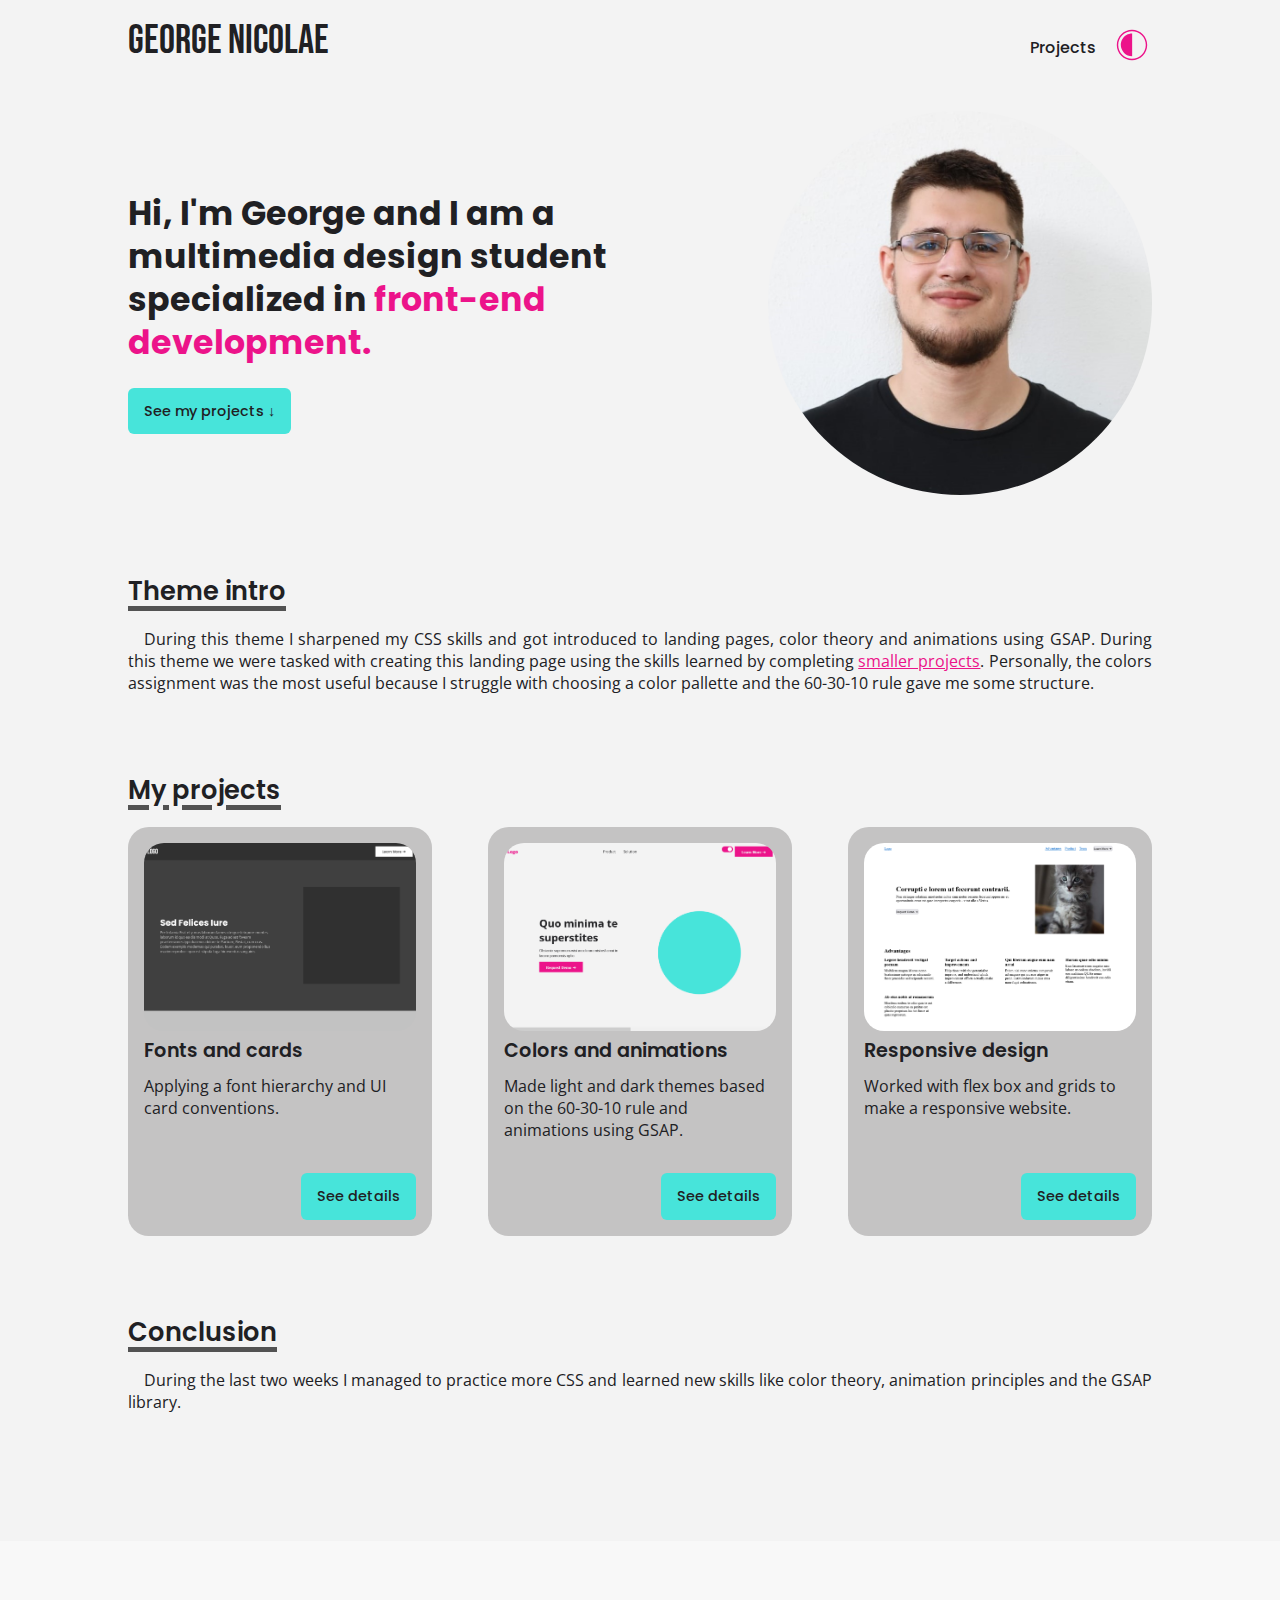
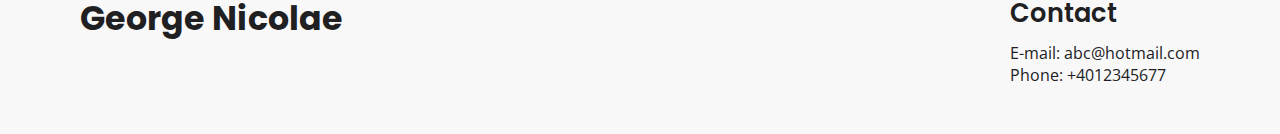
<file: index.html>
<!DOCTYPE html>
<html lang="en">
  <head>
    <meta charset="UTF-8" />
    <meta http-equiv="X-UA-Compatible" content="IE=edge" />
    <meta name="viewport" content="width=device-width, initial-scale=1.0" />
    <link rel="stylesheet" href="style.css" />
    <title>Personal Portfolio</title>
  </head>
  <body>
    <nav>
      <a id="logo" href="index.html"><h1>George Nicolae</h1></a>

      <div>
        <a href="#projects">Projects</a>
        <button id="switch">
          <svg
            version="1.1"
            viewBox="0 0 700 580"
            xmlns="http://www.w3.org/2000/svg"
            xmlns:xlink="http://www.w3.org/1999/xlink"
          >
            <path
              d="m350 14c-70.547 0-138.21 28.023-188.09 77.91-49.887 49.883-77.91 117.54-77.91 188.09s28.023 138.21 77.91 188.09c49.883 49.887 117.54 77.91 188.09 77.91s138.21-28.023 188.09-77.91c49.887-49.883 77.91-117.54 77.91-188.09s-28.023-138.21-77.91-188.09c-49.883-49.887-117.54-77.91-188.09-77.91zm0 507.14c-63.953 0-125.29-25.406-170.51-70.629-45.223-45.219-70.629-106.55-70.629-170.51s25.406-125.29 70.629-170.51c45.219-45.223 106.55-70.629 170.51-70.629s125.29 25.406 170.51 70.629c45.223 45.219 70.629 106.55 70.629 170.51-0.074219 63.93-25.504 125.22-70.711 170.43-45.203 45.207-106.5 70.637-170.43 70.711zm-196.39-243.6c0 52.742 20.949 103.32 58.242 140.61 37.293 37.293 87.871 58.242 140.61 58.242v-397.99c-34.938 0-69.262 9.207-99.508 26.691-30.25 17.48-55.359 42.625-72.801 72.898-17.441 30.273-26.598 64.609-26.547 99.547z"
            />
          </svg>
        </button>
      </div>
    </nav>

    <header>
      <div class="header_text">
        <h2>
          Hi, I'm George and I am a multimedia design student specialized in
          <span class="header-accent">front-end development.</span>
        </h2>
        <a href="#projects" type="button"> See my projects &#8595; </a>
      </div>
      <img id="header-img" src="assets/pictureMe.jpeg" alt="" />
    </header>

    <main>
      <section class="intro-sect">
        <h3>Theme intro</h3>
        <p>
          During this theme I sharpened my CSS skills and got introduced to
          landing pages, color theory and animations using GSAP. During this
          theme we were tasked with creating this landing page using the skills
          learned by completing <a href="#projects">smaller projects</a>.
          Personally, the colors assignment was the most useful because I
          struggle with choosing a color pallette and the 60-30-10 rule gave me
          some structure.
        </p>
      </section>

      <section class="projects-sect" id="projects">
        <h3>My projects</h3>
        <div class="projects-cont">
          <div class="project-card">
            <img src="assets/fonts.png" alt="" />
            <h4>Fonts and cards</h4>
            <p>Applying a font hierarchy and UI card conventions.</p>
            <a href="project.html?id=6237aabc0f9df71600185d52">See details</a>
          </div>
          <div class="project-card">
            <img src="assets/colors.png" alt="" />
            <h4>Colors and animations</h4>
            <p>
              Made light and dark themes based on the 60-30-10 rule and
              animations using GSAP.
            </p>
            <a href="project.html?id=6237ae3a0f9df71600185e78">See details</a>
          </div>
          <div class="project-card">
            <img src="assets/responsive.png" alt="" />
            <h4>Responsive design</h4>
            <p>Worked with flex box and grids to make a responsive website.</p>
            <a href="project.html?id=6237b0a20f9df71600185f39">See details</a>
          </div>
        </div>
      </section>

      <section class="intro-sect">
        <h3>Conclusion</h3>
        <p>
          During the last two weeks I managed to practice more CSS and learned
          new skills like color theory, animation principles and the GSAP
          library.
        </p>
      </section>
    </main>

    <footer>
      <h2>George Nicolae</h2>
      <div>
        <h3>Contact</h3>
        <ul>
          <li>E-mail: abc@hotmail.com</li>
          <li>Phone: +4012345677</li>
        </ul>
      </div>
    </footer>

    <script src="theme.js"></script>
  </body>
</html>
</file>
<file: style.css>
@import url("https://fonts.googleapis.com/css2?family=Bebas+Neue&family=Open+Sans&family=Poppins:wght@500;600;700&display=swap");

:root {
  --primary-1: #202023;
  --primary-2: #f3f3f3;
  --secondary: #26c7bc;
  --accent: #b82676;
  --card-background: #525252;
  --footer-background: #131313;

  --logo-font-weight: 800;
  --headline-font-weight: 700;
  --button-font-weight: 600;
  --text-font-weight: 400;

  --hover-transition: all 0.2s ease;
  --hover-btn-color: #9b2a68;

  --section-separation: 5rem;
  --title-separation: 1.25rem;
}

:root[data-theme="light"] {
  --primary-1: #f3f3f3;
  --primary-2: #202023;
  --secondary: #ec138a;
  --accent: #47e4da;
  --hover-btn-color: #22cabf;
  --card-background: #c4c3c3;
  --footer-background: #f8f8f8;
}

html {
  scroll-behavior: smooth;
}

/* Fonts */
h1,
h2,
h3,
h4 {
  color: var(--primary-2);

  margin: 0.5rem 0 0.7rem 0;
  font-family: "Poppins", sans-serif;
  line-height: 1.3;
}

h1 {
  margin-top: 0;
  font-size: 2.488rem;
  font-weight: 700;
}

h2 {
  font-size: 2.074rem;
  font-weight: 700;
}

h3 {
  font-size: 1.6rem;
  font-weight: 600;
}

h4 {
  font-size: 1.2rem;
  font-weight: 600;
}

p,
li {
  font-family: "Open Sans", sans-serif;
  font-weight: 400;
  color: var(--primary-2);
}

p a {
  color: var(--secondary);
  transition: var(--hover-transition);
  text-decoration: underline;
}

main button,
a[type="button"],
.project-card a {
  border: none;

  font-family: "Poppins", sans-serif;
  font-weight: 500;
  font-size: 0.9rem;
  padding: 0.8rem 1rem;
  border-radius: 0.375rem;

  background-color: var(--accent);
  color: var(--primary-2);

  transition: var(--hover-transition);
}

main button:hover,
a[type="button"]:hover,
.project-card a:hover {
  cursor: pointer;
  background-color: var(--hover-btn-color);

  transition: var(--hover-transition);
}

* {
  padding: 0;
  margin: 0;
  box-sizing: border-box;
}

svg {
  width: 2.5rem;
}

path {
  fill: var(--secondary);
}

nav button {
  background: none;
  border: none;
}

nav button:hover {
  cursor: pointer;
}

a {
  text-decoration: none;
}

body {
  background-color: var(--primary-1);
}

header,
nav {
  max-width: 80%;
  margin: auto;
}

footer {
  margin-top: 8rem;
  padding: 3rem 5rem;
}

main {
  max-width: 60%;
  margin: auto;
}

nav {
  display: flex;
  justify-content: space-between;
  align-items: center;
  margin-top: 1rem;
}

nav div {
  display: flex;
  align-items: center;
  gap: 1rem;
}

h1 {
  color: var(--primary-2);
  font-family: "Bebas Neue", cursive;
  font-weight: 400;
}

nav div a {
  color: var(--primary-2);
  font-family: "Poppins", sans-serif;
  font-weight: 500;
  transition: all 0.2s ease;
}

nav div a:hover {
  text-decoration: underline;
  color: var(--secondary);
  transition: all 0.2s ease;
}

header {
  display: flex;
  align-items: center;
  justify-content: space-between;
  gap: 3rem;

  margin-top: 2rem;

  color: var(--primary-2);
}

.header-accent {
  color: var(--secondary);
}

.header_text h2 {
  margin-bottom: 2.3rem;
}

#header-img {
  width: 30vw;
  height: 30vw;

  max-width: 100%;

  object-fit: cover;
  border-radius: 9999px;
}

main section {
  margin-top: var(--section-separation);
}

section > p {
  text-indent: 1em;
  text-align: justify;
}

section h3 {
  text-decoration: underline 5px rgb(82, 82, 82);
  text-underline-offset: 6px;
  margin-bottom: var(--title-separation);
}

.project-card {
  display: flex;
  flex-direction: column;
  background-color: var(--card-background);
  padding: 1rem;
  border-radius: 1.3rem;
}

.project-card p {
  flex-grow: 1;
}

.project-card img {
  width: 100%;
  border-radius: 1.25rem;
}

.project-card a {
  width: fit-content;
  align-self: flex-end;
  margin-top: 2rem;
}

.projects-cont {
  display: grid;
  grid-column-gap: 3.5rem;
  grid-row-gap: 1.9rem;
  grid-template-columns: repeat(auto-fit, minmax(270px, 1fr));
}

footer {
  background-color: var(--footer-background);
  display: flex;
  justify-content: space-between;
  flex-wrap: wrap;
  gap: 1.5rem;
}

footer ul {
  color: var(--primary-2);
  list-style: none;
}

.project-content {
  display: grid;
  grid-template-columns: 1fr 1fr;
  gap: 1.5rem;
}

.project-content div p:nth-of-type(3) {
  margin: 2rem 0 1rem 0;
}

.project-content img {
  width: 100%;
  align-self: center;
  object-fit: cover;
}

@media only screen and (max-width: 1300px) {
  main {
    max-width: 80%;
  }
}

@media only screen and (max-width: 800px) {
  header {
    flex-direction: column-reverse;
    gap: 2rem;
  }

  #header-img {
    min-width: 200px;
    min-height: 200px;
  }

  .project-content {
    display: flex;
    flex-direction: column;
    gap: 4rem;
  }
}

@media only screen and (max-width: 700px) {
  main {
    max-width: 80%;
  }
}
</file>
